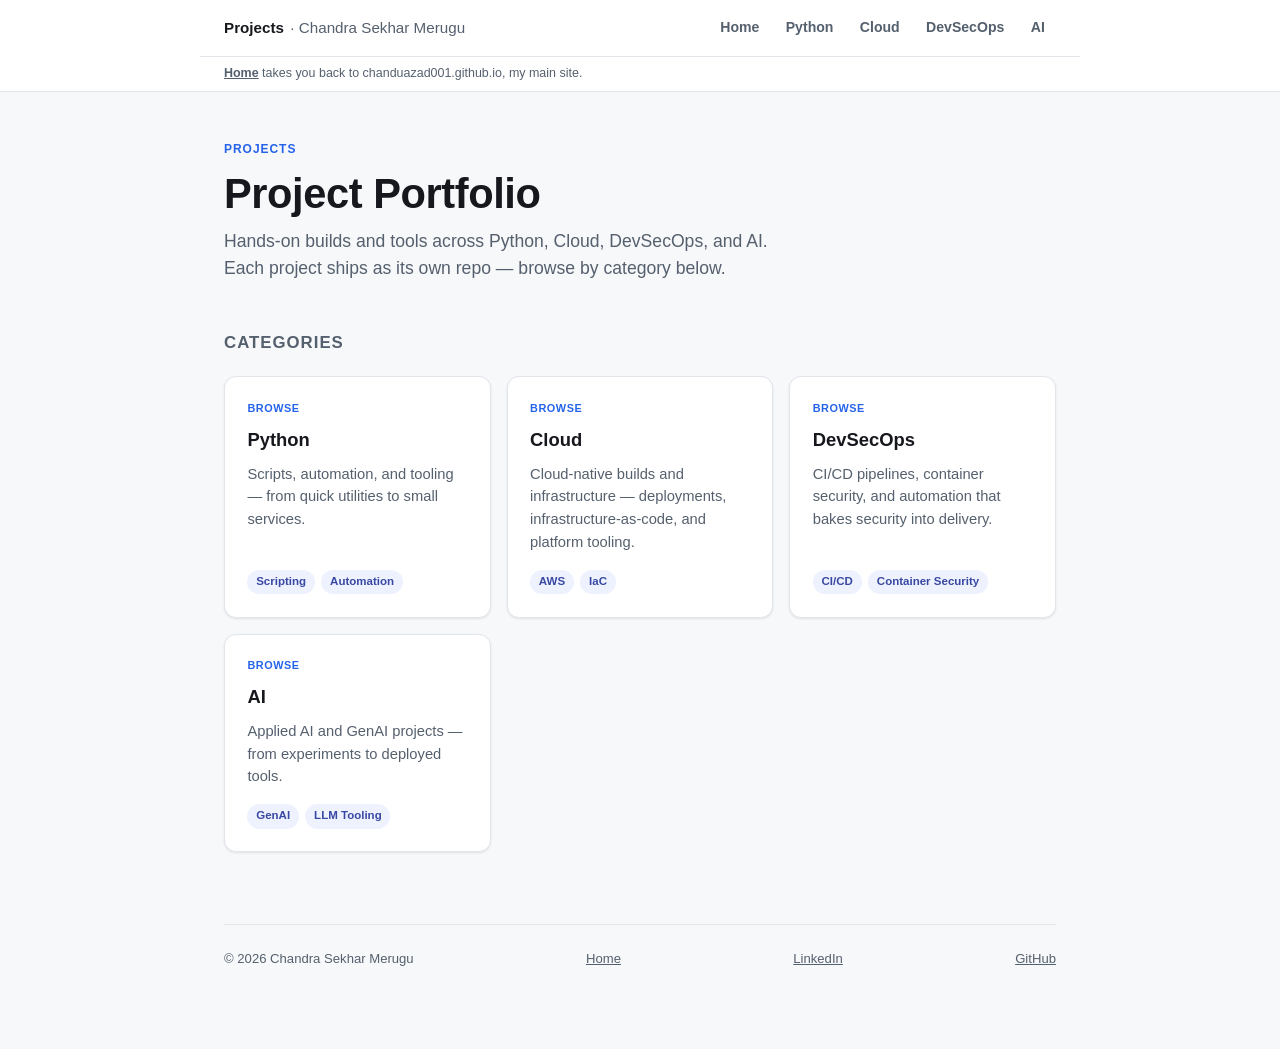
<file: index.html>
<!DOCTYPE html>
<html lang="en">
<head>
<meta charset="UTF-8">
<meta name="viewport" content="width=device-width, initial-scale=1.0">
<title>Projects — Chandra Sekhar Merugu</title>
<meta name="description" content="Hands-on projects across Python, Cloud, DevSecOps, and AI — each shipped as its own repo.">
<link rel="icon" href="data:image/svg+xml,<svg xmlns=%22http://www.w3.org/2000/svg%22 viewBox=%220 0 100 100%22><rect width=%22100%22 height=%22100%22 rx=%2220%22 fill=%22%232563eb%22/><text x=%2250%22 y=%2266%22 font-size=%2258%22 font-family=%22Arial,sans-serif%22 font-weight=%22700%22 fill=%22white%22 text-anchor=%22middle%22>C</text></svg>">
<link rel="stylesheet" href="style.css">
</head>
<body>

<nav class="topnav">
  <div class="topnav-inner">
    <a class="topnav-brand" href="index.html">Projects <span class="back">· Chandra Sekhar Merugu</span></a>
    <div class="topnav-links">
      <a href="https://chanduazad001.github.io/" title="Back to the main site">Home</a>
      <a href="python.html">Python</a>
      <a href="cloud.html">Cloud</a>
      <a href="devsecops.html">DevSecOps</a>
      <a href="ai.html">AI</a>
    </div>
  </div>
  <div class="topnav-note">
    <a href="https://chanduazad001.github.io/">Home</a> takes you back to chanduazad001.github.io, my main site.
  </div>
</nav>

<main>

  <p class="eyebrow">Projects</p>
  <h1>Project Portfolio</h1>
  <p class="tagline">
    Hands-on builds and tools across Python, Cloud, DevSecOps, and AI.
    Each project ships as its own repo — browse by category below.
  </p>

  <section id="categories">
    <h2>Categories</h2>
    <div class="portfolio-grid">

      <a class="project-card" href="python.html">
        <span class="status">Browse</span>
        <h3>Python</h3>
        <p>
          Scripts, automation, and tooling — from quick utilities to
          small services.
        </p>
        <div class="tags">
          <span class="tag">Scripting</span>
          <span class="tag">Automation</span>
        </div>
      </a>

      <a class="project-card" href="cloud.html">
        <span class="status">Browse</span>
        <h3>Cloud</h3>
        <p>
          Cloud-native builds and infrastructure — deployments,
          infrastructure-as-code, and platform tooling.
        </p>
        <div class="tags">
          <span class="tag">AWS</span>
          <span class="tag">IaC</span>
        </div>
      </a>

      <a class="project-card" href="devsecops.html">
        <span class="status">Browse</span>
        <h3>DevSecOps</h3>
        <p>
          CI/CD pipelines, container security, and automation that bakes
          security into delivery.
        </p>
        <div class="tags">
          <span class="tag">CI/CD</span>
          <span class="tag">Container Security</span>
        </div>
      </a>

      <a class="project-card" href="ai.html">
        <span class="status">Browse</span>
        <h3>AI</h3>
        <p>
          Applied AI and GenAI projects — from experiments to deployed
          tools.
        </p>
        <div class="tags">
          <span class="tag">GenAI</span>
          <span class="tag">LLM Tooling</span>
        </div>
      </a>

    </div>
  </section>

  <footer>
    <span>&copy; 2026 Chandra Sekhar Merugu</span>
    <a href="https://chanduazad001.github.io/">Home</a>
    <a href="https://www.linkedin.com/in/chandrasekhar-merugu">LinkedIn</a>
    <a href="https://github.com/chanduazad001">GitHub</a>
  </footer>

</main>
</body>
</html>
</file>
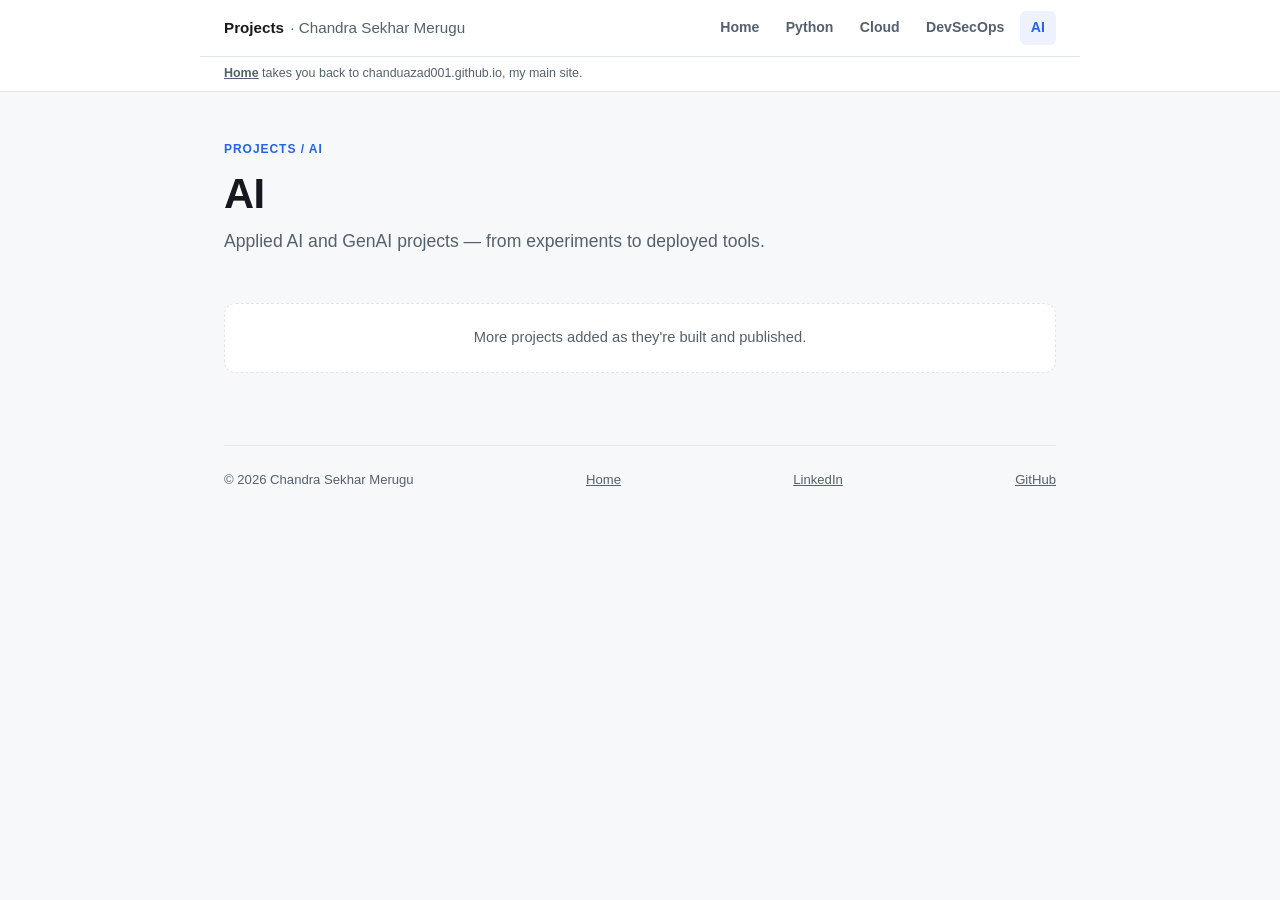
<file: ai.html>
<!DOCTYPE html>
<html lang="en">
<head>
<meta charset="UTF-8">
<meta name="viewport" content="width=device-width, initial-scale=1.0">
<title>AI Projects — Chandra Sekhar Merugu</title>
<meta name="description" content="AI projects — applied AI and GenAI, from experiments to deployed tools.">
<link rel="icon" href="data:image/svg+xml,<svg xmlns=%22http://www.w3.org/2000/svg%22 viewBox=%220 0 100 100%22><rect width=%22100%22 height=%22100%22 rx=%2220%22 fill=%22%232563eb%22/><text x=%2250%22 y=%2266%22 font-size=%2258%22 font-family=%22Arial,sans-serif%22 font-weight=%22700%22 fill=%22white%22 text-anchor=%22middle%22>C</text></svg>">
<link rel="stylesheet" href="style.css">
</head>
<body>

<nav class="topnav">
  <div class="topnav-inner">
    <a class="topnav-brand" href="index.html">Projects <span class="back">· Chandra Sekhar Merugu</span></a>
    <div class="topnav-links">
      <a href="https://chanduazad001.github.io/" title="Back to the main site">Home</a>
      <a href="python.html">Python</a>
      <a href="cloud.html">Cloud</a>
      <a href="devsecops.html">DevSecOps</a>
      <a href="ai.html" class="active">AI</a>
    </div>
  </div>
  <div class="topnav-note">
    <a href="https://chanduazad001.github.io/">Home</a> takes you back to chanduazad001.github.io, my main site.
  </div>
</nav>

<main>

  <p class="eyebrow">Projects / AI</p>
  <h1>AI</h1>
  <p class="tagline">
    Applied AI and GenAI projects — from experiments to deployed tools.
  </p>

  <section id="ai-projects">
    <div class="portfolio-grid">

      <div class="project-card placeholder">
        <p style="margin:0;">More projects added as they're built and published.</p>
      </div>

    </div>
  </section>

  <footer>
    <span>&copy; 2026 Chandra Sekhar Merugu</span>
    <a href="https://chanduazad001.github.io/">Home</a>
    <a href="https://www.linkedin.com/in/chandrasekhar-merugu">LinkedIn</a>
    <a href="https://github.com/chanduazad001">GitHub</a>
  </footer>

</main>
</body>
</html>
</file>
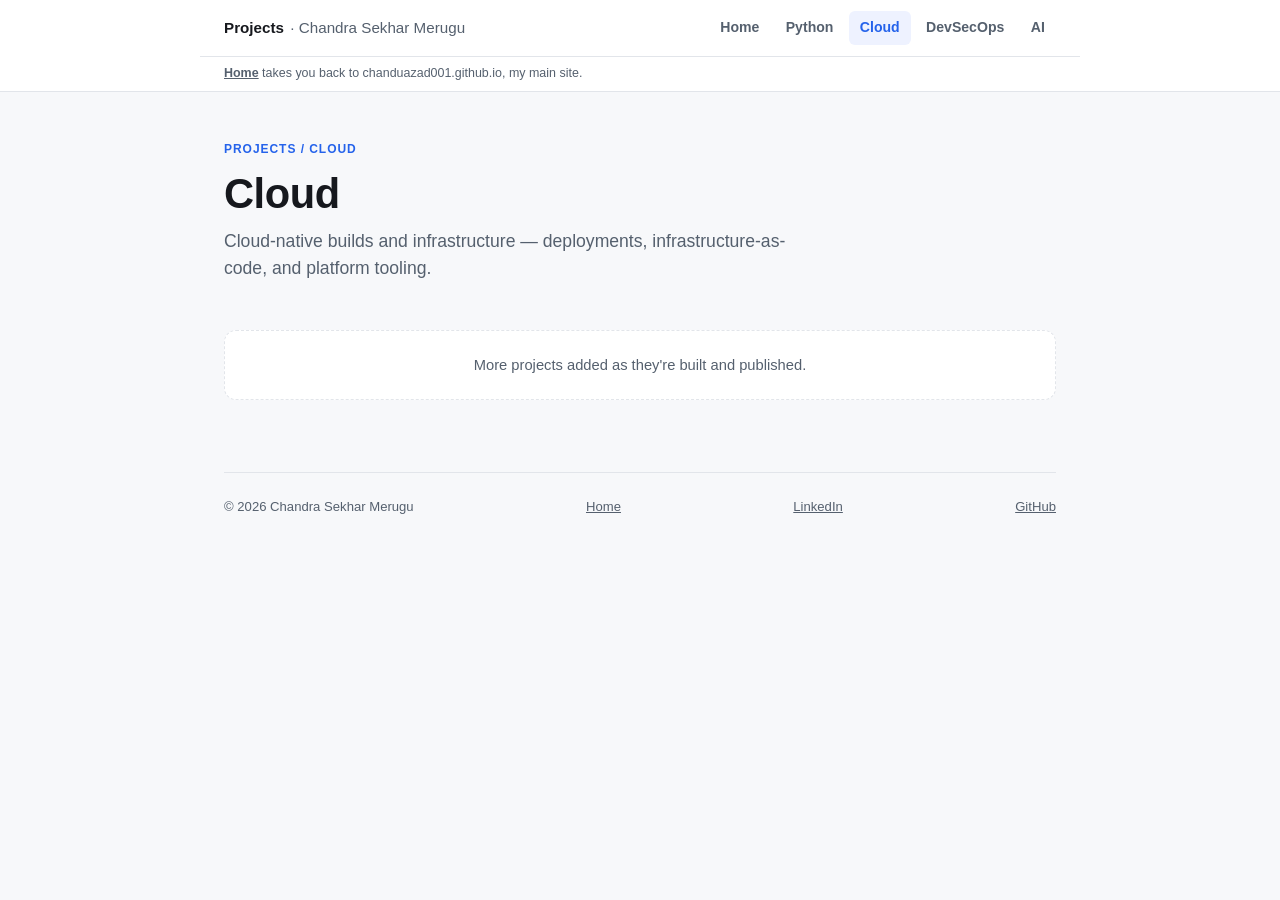
<file: cloud.html>
<!DOCTYPE html>
<html lang="en">
<head>
<meta charset="UTF-8">
<meta name="viewport" content="width=device-width, initial-scale=1.0">
<title>Cloud Projects — Chandra Sekhar Merugu</title>
<meta name="description" content="Cloud projects — deployments, infrastructure-as-code, and platform tooling.">
<link rel="icon" href="data:image/svg+xml,<svg xmlns=%22http://www.w3.org/2000/svg%22 viewBox=%220 0 100 100%22><rect width=%22100%22 height=%22100%22 rx=%2220%22 fill=%22%232563eb%22/><text x=%2250%22 y=%2266%22 font-size=%2258%22 font-family=%22Arial,sans-serif%22 font-weight=%22700%22 fill=%22white%22 text-anchor=%22middle%22>C</text></svg>">
<link rel="stylesheet" href="style.css">
</head>
<body>

<nav class="topnav">
  <div class="topnav-inner">
    <a class="topnav-brand" href="index.html">Projects <span class="back">· Chandra Sekhar Merugu</span></a>
    <div class="topnav-links">
      <a href="https://chanduazad001.github.io/" title="Back to the main site">Home</a>
      <a href="python.html">Python</a>
      <a href="cloud.html" class="active">Cloud</a>
      <a href="devsecops.html">DevSecOps</a>
      <a href="ai.html">AI</a>
    </div>
  </div>
  <div class="topnav-note">
    <a href="https://chanduazad001.github.io/">Home</a> takes you back to chanduazad001.github.io, my main site.
  </div>
</nav>

<main>

  <p class="eyebrow">Projects / Cloud</p>
  <h1>Cloud</h1>
  <p class="tagline">
    Cloud-native builds and infrastructure — deployments,
    infrastructure-as-code, and platform tooling.
  </p>

  <section id="cloud-projects">
    <div class="portfolio-grid">

      <div class="project-card placeholder">
        <p style="margin:0;">More projects added as they're built and published.</p>
      </div>

    </div>
  </section>

  <footer>
    <span>&copy; 2026 Chandra Sekhar Merugu</span>
    <a href="https://chanduazad001.github.io/">Home</a>
    <a href="https://www.linkedin.com/in/chandrasekhar-merugu">LinkedIn</a>
    <a href="https://github.com/chanduazad001">GitHub</a>
  </footer>

</main>
</body>
</html>
</file>
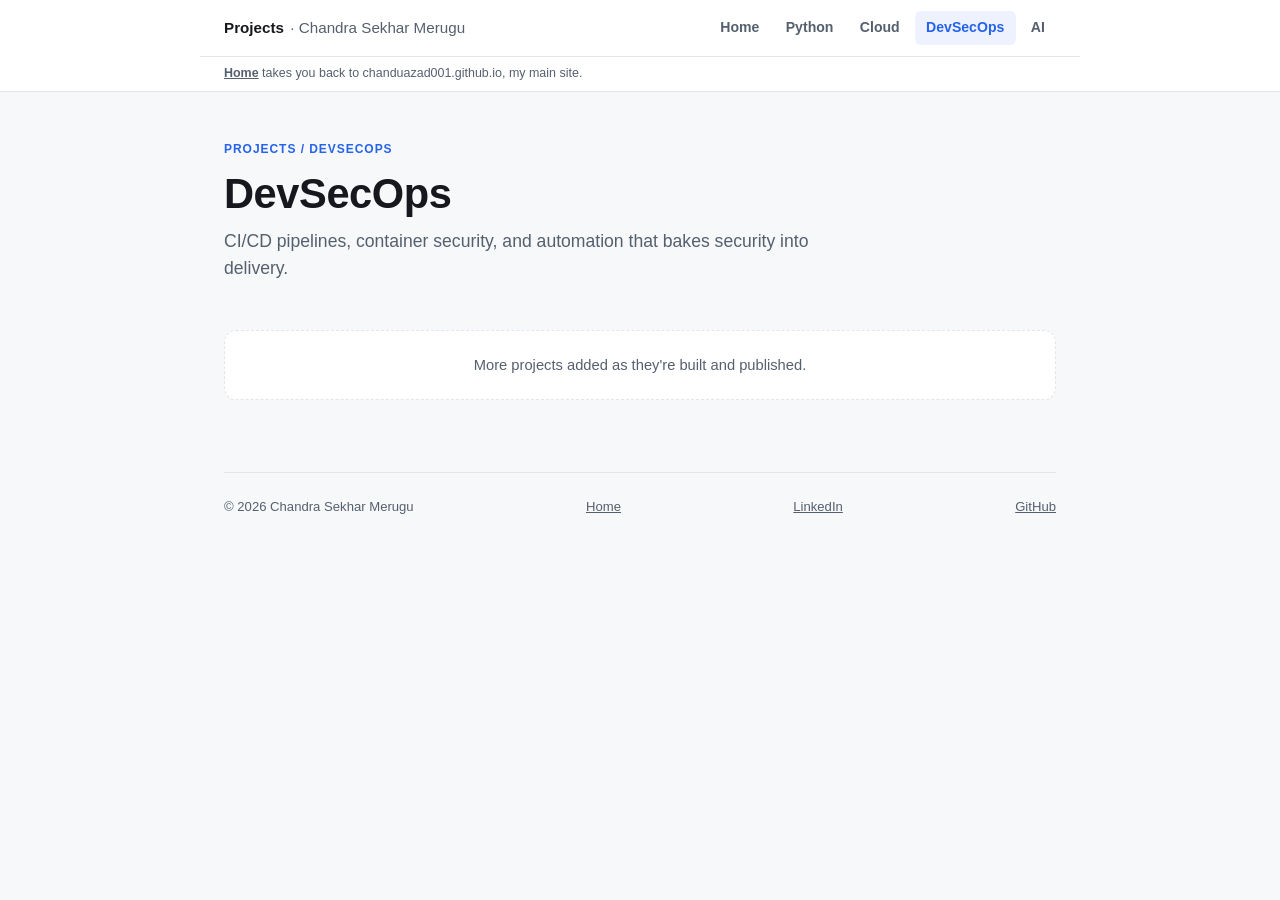
<file: devsecops.html>
<!DOCTYPE html>
<html lang="en">
<head>
<meta charset="UTF-8">
<meta name="viewport" content="width=device-width, initial-scale=1.0">
<title>DevSecOps Projects — Chandra Sekhar Merugu</title>
<meta name="description" content="DevSecOps projects — CI/CD pipelines, container security, and delivery automation.">
<link rel="icon" href="data:image/svg+xml,<svg xmlns=%22http://www.w3.org/2000/svg%22 viewBox=%220 0 100 100%22><rect width=%22100%22 height=%22100%22 rx=%2220%22 fill=%22%232563eb%22/><text x=%2250%22 y=%2266%22 font-size=%2258%22 font-family=%22Arial,sans-serif%22 font-weight=%22700%22 fill=%22white%22 text-anchor=%22middle%22>C</text></svg>">
<link rel="stylesheet" href="style.css">
</head>
<body>

<nav class="topnav">
  <div class="topnav-inner">
    <a class="topnav-brand" href="index.html">Projects <span class="back">· Chandra Sekhar Merugu</span></a>
    <div class="topnav-links">
      <a href="https://chanduazad001.github.io/" title="Back to the main site">Home</a>
      <a href="python.html">Python</a>
      <a href="cloud.html">Cloud</a>
      <a href="devsecops.html" class="active">DevSecOps</a>
      <a href="ai.html">AI</a>
    </div>
  </div>
  <div class="topnav-note">
    <a href="https://chanduazad001.github.io/">Home</a> takes you back to chanduazad001.github.io, my main site.
  </div>
</nav>

<main>

  <p class="eyebrow">Projects / DevSecOps</p>
  <h1>DevSecOps</h1>
  <p class="tagline">
    CI/CD pipelines, container security, and automation that bakes
    security into delivery.
  </p>

  <section id="devsecops-projects">
    <div class="portfolio-grid">

      <div class="project-card placeholder">
        <p style="margin:0;">More projects added as they're built and published.</p>
      </div>

    </div>
  </section>

  <footer>
    <span>&copy; 2026 Chandra Sekhar Merugu</span>
    <a href="https://chanduazad001.github.io/">Home</a>
    <a href="https://www.linkedin.com/in/chandrasekhar-merugu">LinkedIn</a>
    <a href="https://github.com/chanduazad001">GitHub</a>
  </footer>

</main>
</body>
</html>
</file>
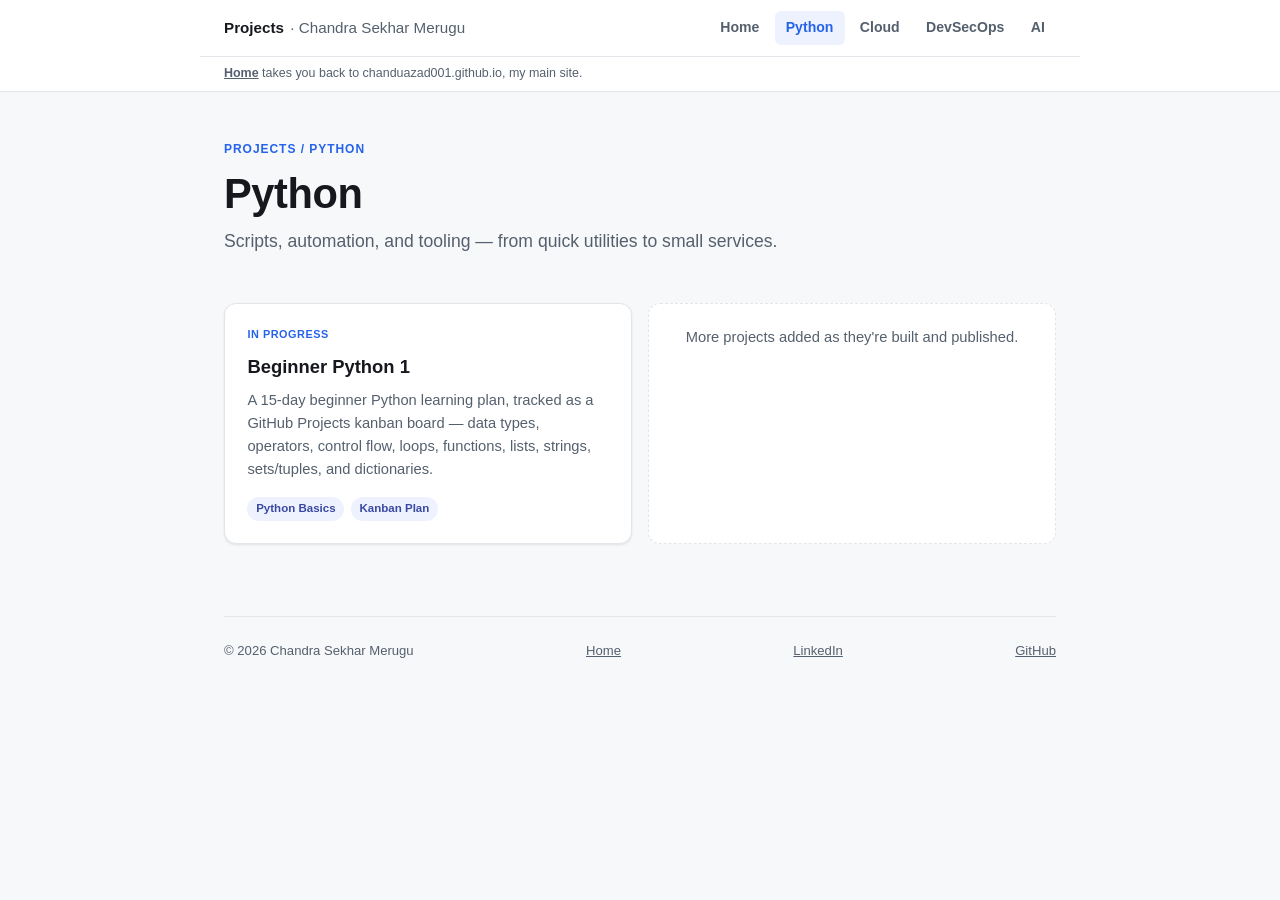
<file: python.html>
<!DOCTYPE html>
<html lang="en">
<head>
<meta charset="UTF-8">
<meta name="viewport" content="width=device-width, initial-scale=1.0">
<title>Python Projects — Chandra Sekhar Merugu</title>
<meta name="description" content="Python projects — scripts, automation, and tooling.">
<link rel="icon" href="data:image/svg+xml,<svg xmlns=%22http://www.w3.org/2000/svg%22 viewBox=%220 0 100 100%22><rect width=%22100%22 height=%22100%22 rx=%2220%22 fill=%22%232563eb%22/><text x=%2250%22 y=%2266%22 font-size=%2258%22 font-family=%22Arial,sans-serif%22 font-weight=%22700%22 fill=%22white%22 text-anchor=%22middle%22>C</text></svg>">
<link rel="stylesheet" href="style.css">
</head>
<body>

<nav class="topnav">
  <div class="topnav-inner">
    <a class="topnav-brand" href="index.html">Projects <span class="back">· Chandra Sekhar Merugu</span></a>
    <div class="topnav-links">
      <a href="https://chanduazad001.github.io/" title="Back to the main site">Home</a>
      <a href="python.html" class="active">Python</a>
      <a href="cloud.html">Cloud</a>
      <a href="devsecops.html">DevSecOps</a>
      <a href="ai.html">AI</a>
    </div>
  </div>
  <div class="topnav-note">
    <a href="https://chanduazad001.github.io/">Home</a> takes you back to chanduazad001.github.io, my main site.
  </div>
</nav>

<main>

  <p class="eyebrow">Projects / Python</p>
  <h1>Python</h1>
  <p class="tagline">
    Scripts, automation, and tooling — from quick utilities to small
    services.
  </p>

  <section id="python-projects">
    <div class="portfolio-grid">

      <a class="project-card" href="https://github.com/chanduazad001/Beginner-Python-1">
        <span class="status">In Progress</span>
        <h3>Beginner Python 1</h3>
        <p>
          A 15-day beginner Python learning plan, tracked as a GitHub
          Projects kanban board — data types, operators, control flow,
          loops, functions, lists, strings, sets/tuples, and dictionaries.
        </p>
        <div class="tags">
          <span class="tag">Python Basics</span>
          <span class="tag">Kanban Plan</span>
        </div>
      </a>

      <div class="project-card placeholder">
        <p style="margin:0;">More projects added as they're built and published.</p>
      </div>

    </div>
  </section>

  <footer>
    <span>&copy; 2026 Chandra Sekhar Merugu</span>
    <a href="https://chanduazad001.github.io/">Home</a>
    <a href="https://www.linkedin.com/in/chandrasekhar-merugu">LinkedIn</a>
    <a href="https://github.com/chanduazad001">GitHub</a>
  </footer>

</main>
</body>
</html>
</file>
<file: style.css>
:root {
  --bg: #f7f8fa;
  --bg-elevated: #ffffff;
  --text: #16181d;
  --text-muted: #55606e;
  --border: #e2e5ea;
  --accent: #2563eb;
  --accent-text: #ffffff;
  --tag-bg: #eef2ff;
  --tag-text: #3948a3;
  --shadow: 0 1px 2px rgba(16, 24, 40, 0.04), 0 1px 3px rgba(16, 24, 40, 0.06);
  --shadow-hover: 0 4px 10px rgba(16, 24, 40, 0.08), 0 2px 4px rgba(16, 24, 40, 0.06);
}

@media (prefers-color-scheme: dark) {
  :root {
    --bg: #0f1115;
    --bg-elevated: #171a21;
    --text: #eceef1;
    --text-muted: #9aa4b2;
    --border: #2a2f3a;
    --accent: #5b8def;
    --accent-text: #0f1115;
    --tag-bg: #1c2440;
    --tag-text: #a9bcf7;
    --shadow: 0 1px 2px rgba(0, 0, 0, 0.3);
    --shadow-hover: 0 6px 16px rgba(0, 0, 0, 0.4);
  }
}

* { box-sizing: border-box; }

body {
  margin: 0;
  background: var(--bg);
  color: var(--text);
  font-family: -apple-system, BlinkMacSystemFont, "Segoe UI", Roboto, Helvetica, Arial, sans-serif;
  line-height: 1.55;
  -webkit-font-smoothing: antialiased;
}

/* Top nav */
.topnav {
  position: sticky;
  top: 0;
  z-index: 10;
  background: var(--bg-elevated);
  border-bottom: 1px solid var(--border);
}

.topnav-inner {
  max-width: 880px;
  margin: 0 auto;
  padding: 0 1.5rem;
  display: flex;
  align-items: center;
  justify-content: space-between;
  gap: 1rem;
  flex-wrap: wrap;
  min-height: 3.5rem;
}

.topnav-brand {
  font-weight: 700;
  font-size: 0.95rem;
  color: var(--text);
  text-decoration: none;
  display: flex;
  align-items: center;
  gap: 0.4rem;
}

.topnav-brand .back {
  color: var(--text-muted);
  font-weight: 400;
}

.topnav-links {
  display: flex;
  gap: 0.25rem;
  flex-wrap: wrap;
}

.topnav-links a {
  color: var(--text-muted);
  text-decoration: none;
  font-size: 0.88rem;
  font-weight: 600;
  padding: 0.4rem 0.7rem;
  border-radius: 6px;
  transition: background 0.12s ease, color 0.12s ease;
}

.topnav-links a:hover {
  background: var(--tag-bg);
  color: var(--text);
}

.topnav-links a.active {
  color: var(--accent);
  background: var(--tag-bg);
}

.topnav-note {
  max-width: 880px;
  margin: 0 auto;
  padding: 0.45rem 1.5rem;
  font-size: 0.78rem;
  color: var(--text-muted);
  border-top: 1px solid var(--border);
}

.topnav-note a {
  color: var(--text-muted);
  font-weight: 600;
}

main {
  max-width: 880px;
  margin: 0 auto;
  padding: 3rem 1.5rem 5rem;
}

.eyebrow {
  text-transform: uppercase;
  letter-spacing: 0.08em;
  font-size: 0.75rem;
  font-weight: 600;
  color: var(--accent);
  margin: 0 0 0.75rem;
}

h1 {
  font-size: clamp(1.9rem, 4vw, 2.6rem);
  line-height: 1.15;
  margin: 0 0 0.6rem;
  letter-spacing: -0.01em;
}

.tagline {
  font-size: 1.1rem;
  color: var(--text-muted);
  margin: 0 0 2.5rem;
  max-width: 60ch;
}

section { margin-top: 3rem; }

h2 {
  font-size: 1.05rem;
  text-transform: uppercase;
  letter-spacing: 0.06em;
  color: var(--text-muted);
  margin: 0 0 1.25rem;
  font-weight: 700;
}

/* Portfolio / category grid (shared with home page's lab-card component) */
.portfolio-grid {
  display: grid;
  grid-template-columns: repeat(auto-fit, minmax(260px, 1fr));
  gap: 1rem;
}

.project-card {
  display: flex;
  flex-direction: column;
  background: var(--bg-elevated);
  border: 1px solid var(--border);
  border-radius: 12px;
  padding: 1.4rem;
  text-decoration: none;
  color: inherit;
  box-shadow: var(--shadow);
  transition: transform 0.15s ease, box-shadow 0.15s ease, border-color 0.15s ease;
}

.project-card:hover {
  transform: translateY(-2px);
  box-shadow: var(--shadow-hover);
  border-color: var(--accent);
}

.project-card .status {
  font-size: 0.68rem;
  font-weight: 700;
  text-transform: uppercase;
  letter-spacing: 0.05em;
  color: var(--accent);
  margin-bottom: 0.6rem;
}

.project-card h3 {
  margin: 0 0 0.5rem;
  font-size: 1.15rem;
}

.project-card p {
  margin: 0 0 1rem;
  color: var(--text-muted);
  font-size: 0.92rem;
  flex-grow: 1;
}

.tags {
  display: flex;
  flex-wrap: wrap;
  gap: 0.4rem;
}

.tag {
  background: var(--tag-bg);
  color: var(--tag-text);
  font-size: 0.72rem;
  font-weight: 600;
  padding: 0.2rem 0.55rem;
  border-radius: 999px;
}

.project-card.placeholder {
  box-shadow: none;
  border-style: dashed;
  justify-content: center;
  align-items: center;
  text-align: center;
  color: var(--text-muted);
  cursor: default;
}

.project-card.placeholder:hover {
  transform: none;
  border-color: var(--border);
  box-shadow: none;
}

footer {
  margin-top: 4.5rem;
  padding-top: 1.5rem;
  border-top: 1px solid var(--border);
  font-size: 0.82rem;
  color: var(--text-muted);
  display: flex;
  flex-wrap: wrap;
  gap: 0.5rem 1.5rem;
  justify-content: space-between;
}

footer a { color: var(--text-muted); }

@media (max-width: 480px) {
  main { padding: 2rem 1.25rem 3.5rem; }
  footer { flex-direction: column; }
}
</file>
